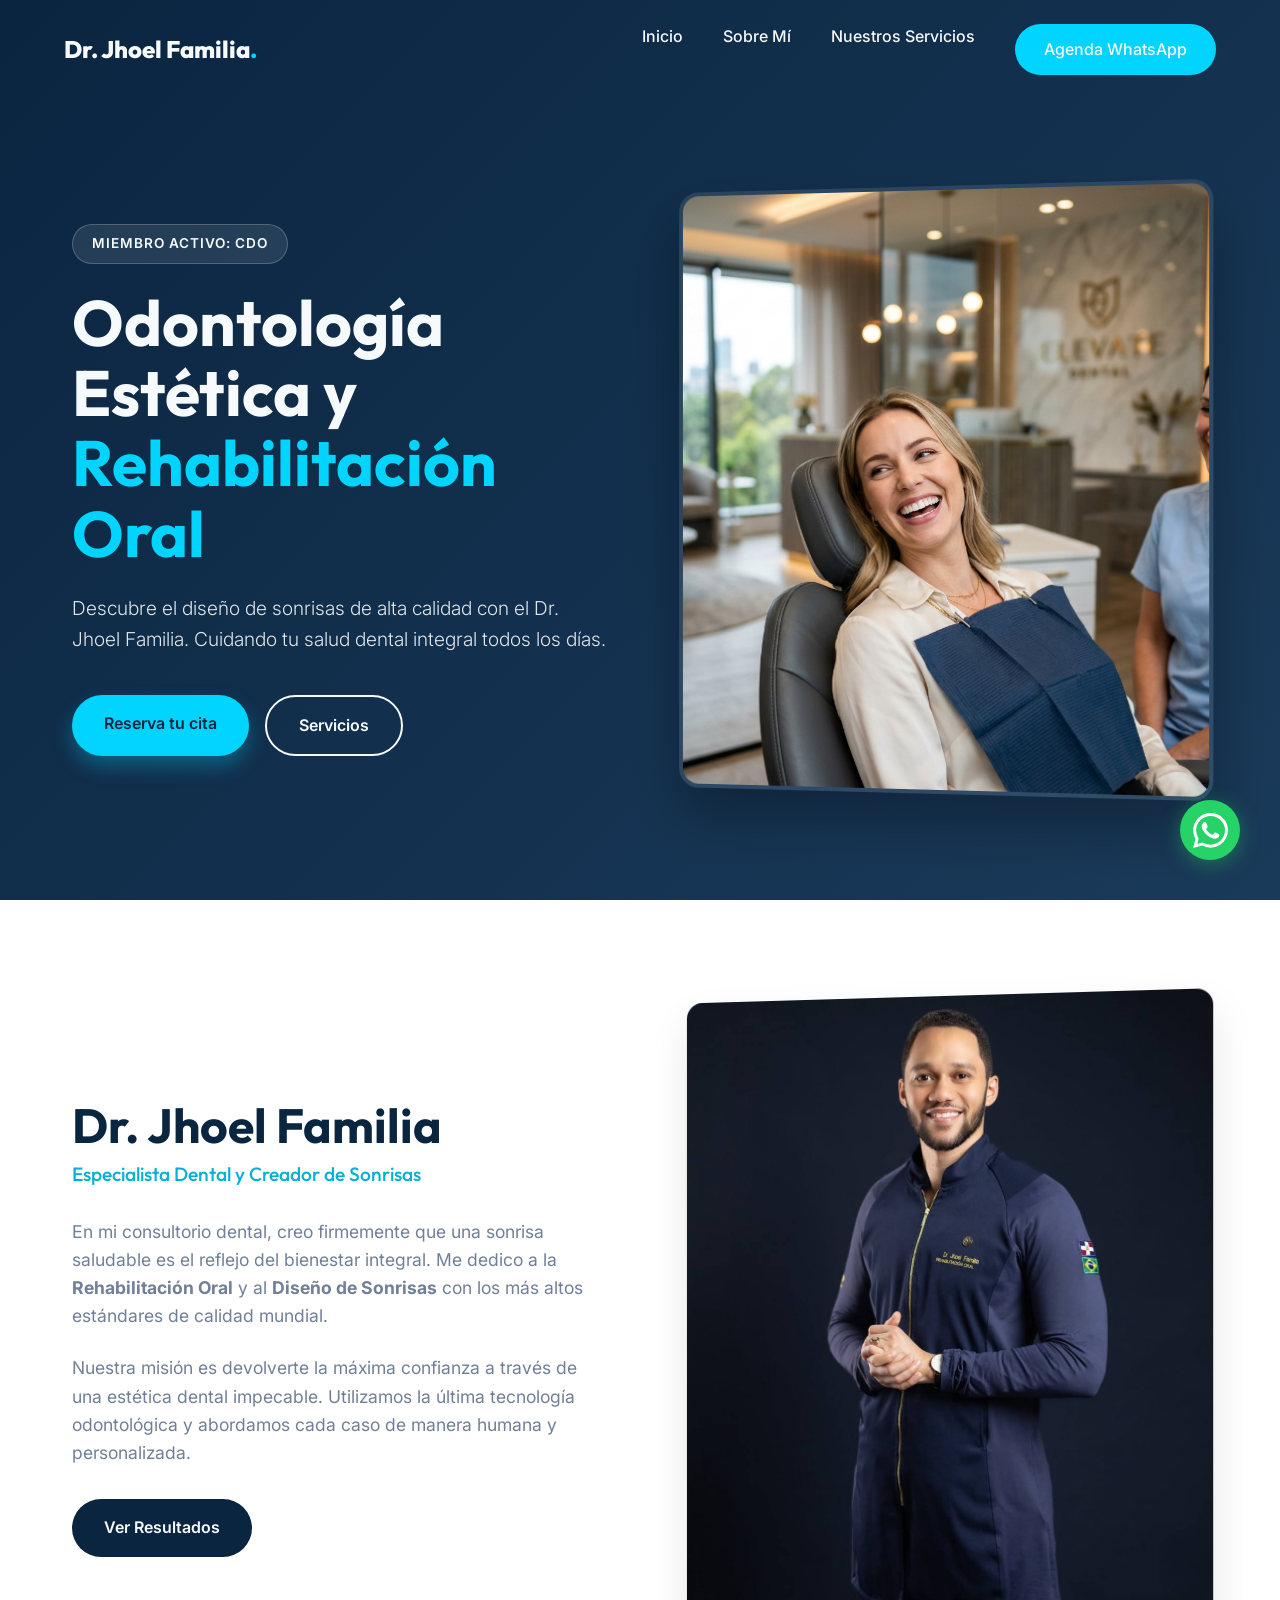
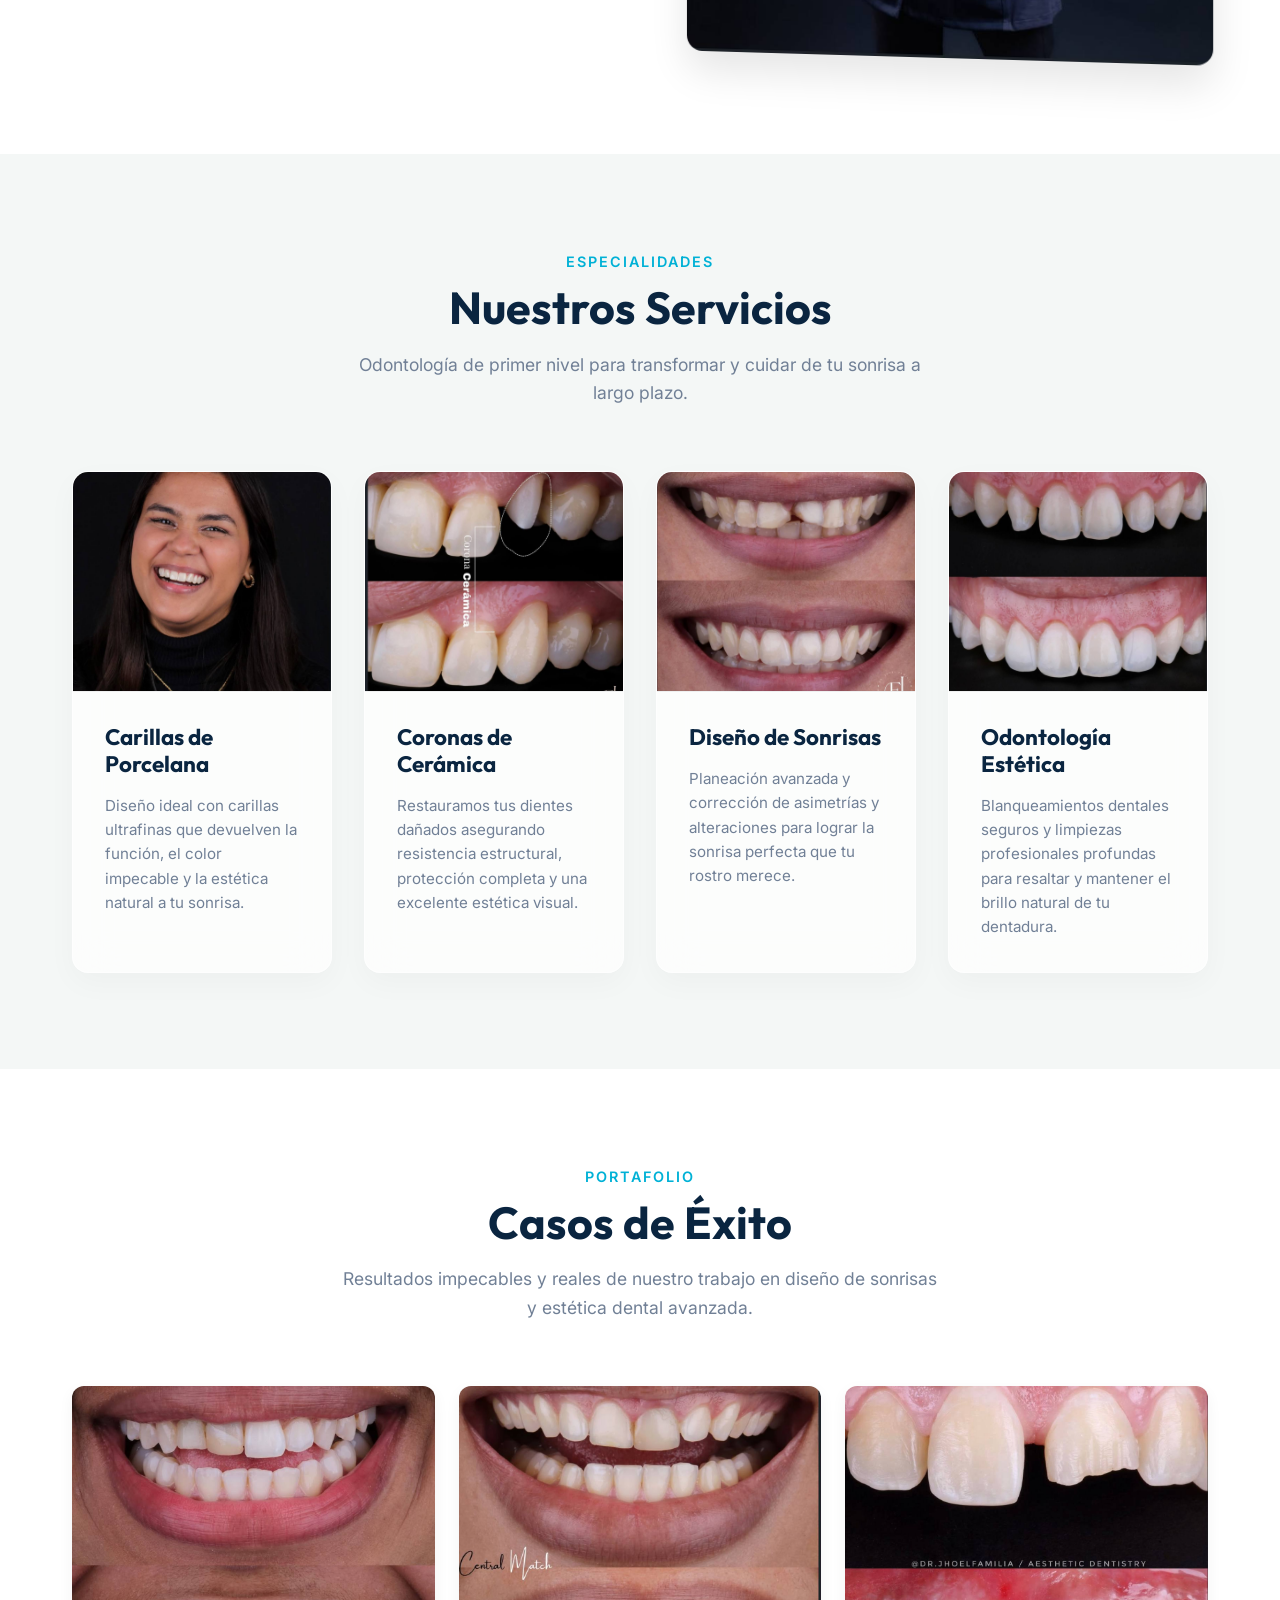
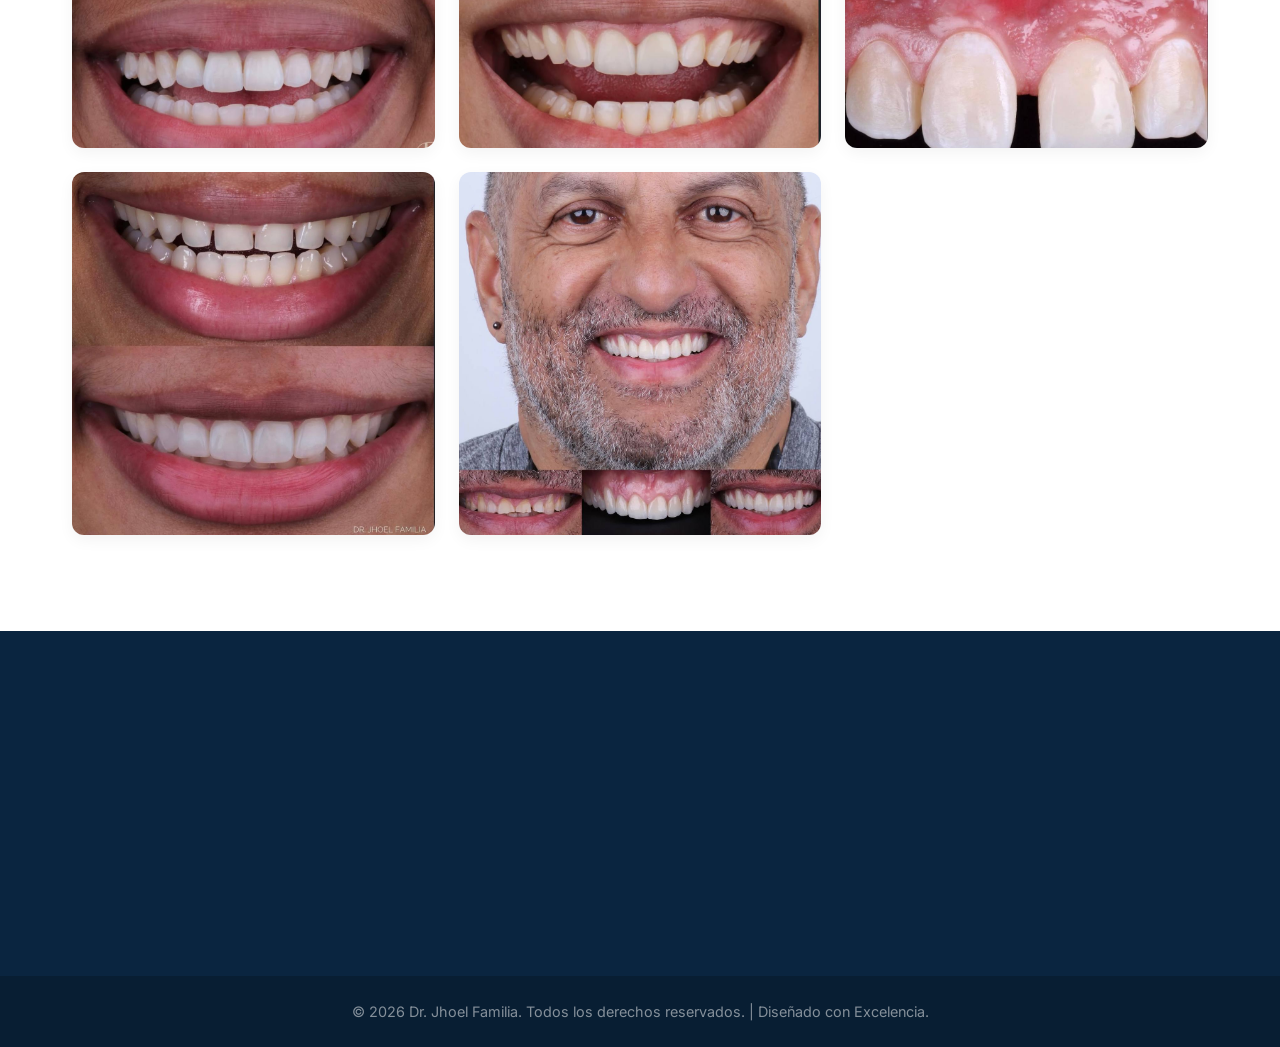
<file: index.html>
<!DOCTYPE html>
<html lang="es">
<head>
    <meta charset="UTF-8">
    <meta name="viewport" content="width=device-width, initial-scale=1.0">
    <title>Dr. Jhoel Familia | Odontología Estética y Rehabilitación Oral</title>
    <meta name="description" content="Consultorio dental especializado en Odontología Estética, Rehabilitación Oral y Diseño de Sonrisas por el Dr. Jhoel Familia. Agende su cita.">
    
    <!-- Google Fonts -->
    <link rel="preconnect" href="https://fonts.googleapis.com">
    <link rel="preconnect" href="https://fonts.gstatic.com" crossorigin>
    <link href="https://fonts.googleapis.com/css2?family=Outfit:wght@300;400;600;800&family=Inter:wght@400;500;600&display=swap" rel="stylesheet">
    
    <!-- Custom CSS -->
    <link rel="stylesheet" href="css/style.css">
</head>
<body>

    <!-- Header / Navbar -->
    <header class="navbar" id="navbar">
        <div class="logo">
            <h2>Dr. Jhoel Familia<span>.</span></h2>
        </div>
        <nav class="nav-links" id="nav-links">
            <a href="#inicio">Inicio</a>
            <a href="#sobre-mi">Sobre Mí</a>
            <a href="#servicios">Nuestros Servicios</a>
        <div class="nav-actions">
            <a href="#" id="open-booking" class="cta-button">Agenda WhatsApp</a>
            <div class="hamburger" id="hamburger">
                <span></span>
                <span></span>
                <span></span>
            </div>
        </div>
    </header>

    <section id="inicio" class="hero">
        <div class="container hero-grid">
            <div class="hero-content fade-in-up">
                <span class="badge">Miembro Activo: CDO</span>
                <h1>Odontología Estética y <span>Rehabilitación Oral</span></h1>
                <p>Descubre el diseño de sonrisas de alta calidad con el Dr. Jhoel Familia. Cuidando tu salud dental integral todos los días.</p>
                <div class="hero-actions">
                    <a href="https://wa.me/18297944272" class="btn btn-primary" target="_blank" rel="noopener noreferrer">Reserva tu cita</a>
                    <a href="#servicios" class="btn btn-outline">Servicios</a>
                </div>
            </div>
            <div class="hero-image-wrapper fade-in-up">
                <div class="hero-image-frame">
                    <img src="assets/images/hero_smile.png" alt="Diseño de Sonrisa Perfecto Dr. Familia">
                </div>
            </div>
        </div>
    </section>

    <!-- Sobre Mí Section -->
    <section id="sobre-mi" class="about section-padding">
        <div class="container animate-on-scroll">
            <div class="about-grid">
                <div class="about-text">
                    <h2>Dr. Jhoel Familia</h2>
                    <h3 class="subtitle">Especialista Dental y Creador de Sonrisas</h3>
                    <p>En mi consultorio dental, creo firmemente que una sonrisa saludable es el reflejo del bienestar integral. Me dedico a la <strong>Rehabilitación Oral</strong> y al <strong>Diseño de Sonrisas</strong> con los más altos estándares de calidad mundial.</p>
                    <p>Nuestra misión es devolverte la máxima confianza a través de una estética dental impecable. Utilizamos la última tecnología odontológica y abordamos cada caso de manera humana y personalizada.</p>
                    <div class="about-cta">
                        <a href="#galeria" class="btn btn-secondary">Ver Resultados</a>
                    </div>
                </div>
                <div class="about-image mask-image">
                    <img src="assets/images/photo_1_2026-04-15_09-52-37.jpg" alt="Dr. Jhoel Familia en su consultorio odontológico">
                </div>
            </div>
        </div>
    </section>

    <!-- Servicios Section -->
    <section id="servicios" class="services section-padding">
        <div class="container">
            <div class="section-title animate-on-scroll">
                <span class="section-badge">Especialidades</span>
                <h2>Nuestros Servicios</h2>
                <p>Odontología de primer nivel para transformar y cuidar de tu sonrisa a largo plazo.</p>
            </div>
            
            <div class="services-grid">
                <article class="service-card image-card glass-panel animate-on-scroll staggered-1">
                    <img src="assets/images/photo_7_2026-04-15_09-52-37.jpg" alt="Carillas de Porcelana" class="service-img">
                    <div class="service-content">
                        <h3>Carillas de Porcelana</h3>
                        <p>Diseño ideal con carillas ultrafinas que devuelven la función, el color impecable y la estética natural a tu sonrisa.</p>
                    </div>
                </article>

                <article class="service-card image-card glass-panel animate-on-scroll staggered-2">
                    <img src="assets/images/photo_3_2026-04-15_09-52-37.jpg" alt="Coronas de Cerámica" class="service-img">
                    <div class="service-content">
                        <h3>Coronas de Cerámica</h3>
                        <p>Restauramos tus dientes dañados asegurando resistencia estructural, protección completa y una excelente estética visual.</p>
                    </div>
                </article>

                <article class="service-card image-card glass-panel animate-on-scroll staggered-3">
                    <img src="assets/images/photo_5_2026-04-15_09-52-37.jpg" alt="Diseño de Sonrisas" class="service-img">
                    <div class="service-content">
                        <h3>Diseño de Sonrisas</h3>
                        <p>Planeación avanzada y corrección de asimetrías y alteraciones para lograr la sonrisa perfecta que tu rostro merece.</p>
                    </div>
                </article>

                <article class="service-card image-card glass-panel animate-on-scroll staggered-4">
                    <img src="assets/images/photo_6_2026-04-15_09-52-37.jpg" alt="Odontología Estética" class="service-img">
                    <div class="service-content">
                        <h3>Odontología Estética</h3>
                        <p>Blanqueamientos dentales seguros y limpiezas profesionales profundas para resaltar y mantener el brillo natural de tu dentadura.</p>
                    </div>
                </article>
            </div>
        </div>
    </section>

    <!-- Galería / Casos -->
    <section id="galeria" class="gallery section-padding">
        <div class="container">
            <div class="section-title animate-on-scroll">
                <span class="section-badge">Portafolio</span>
                <h2>Casos de Éxito</h2>
                <p>Resultados impecables y reales de nuestro trabajo en diseño de sonrisas y estética dental avanzada.</p>
            </div>
            <div class="gallery-grid">
                <div class="gallery-item animate-on-scroll"><img src="assets/images/photo_4_2026-04-15_09-52-37.jpg" alt="Caso Clínico Diseño de Sonrisa Dr. Familia" loading="lazy"></div>
                <div class="gallery-item animate-on-scroll"><img src="assets/images/photo_2_2026-04-15_09-52-37.jpg" alt="Estética Dental Antes y Después" loading="lazy"></div>
                <div class="gallery-item animate-on-scroll"><img src="assets/images/photo_1_2026-04-15_10-40-40.jpg" alt="Nuevo Caso de Estética Dental 1" loading="lazy"></div>
                <div class="gallery-item animate-on-scroll"><img src="assets/images/photo_2_2026-04-15_10-40-40.jpg" alt="Nuevo Caso de Estética Dental 2" loading="lazy"></div>
                <div class="gallery-item animate-on-scroll"><img src="assets/images/photo_3_2026-04-15_10-40-40.jpg" alt="Nuevo Caso de Estética Dental 3" loading="lazy"></div>
            </div>
        </div>
    </section>

    <!-- Footer y Contacto -->
    <footer class="footer">
        <div class="container footer-content animate-on-scroll">
            <div class="footer-brand">
                <h3>Dr. Jhoel Familia<span>.</span></h3>
                <p>Especialista en Odontología Estética, Rehabilitación Oral y Diseño de Sonrisas. Miembro Actual del CDO.</p>
            </div>
            
            <div class="footer-links">
                <h4>Enlaces Rápidos</h4>
                <ul>
                    <li><a href="#inicio">Inicio</a></li>
                    <li><a href="#sobre-mi">Perfil del Doctor</a></li>
                    <li><a href="#servicios">Nuestros Servicios</a></li>
                    <li><a href="#galeria">Casos de Éxito</a></li>
                </ul>
            </div>

            <div class="footer-contact">
                <h4>Ubicación & Contacto</h4>
                <div class="contact-item">
                    <span class="icon">📞</span>
                    <div>
                        <p>Teléfono / WhatsApp</p>
                        <a href="https://wa.me/18297944272" target="_blank" rel="noopener noreferrer">+1 (829) 794-4272</a>
                    </div>
                </div>
            </div>
        </div>
        <div class="footer-bottom">
            <p>&copy; 2026 Dr. Jhoel Familia. Todos los derechos reservados. | Diseñado con Excelencia.</p>
        </div>
    </footer>

    <!-- Botón Flotante de WhatsApp -->
    <a href="https://wa.me/18297944272" class="float-wa" target="_blank" rel="noopener noreferrer" aria-label="Escríbenos por WhatsApp">
        <svg viewBox="0 0 24 24" fill="currentColor" xmlns="http://www.w3.org/2000/svg">
            <path d="M17.472 14.382c-.297-.149-1.758-.867-2.03-.967-.273-.099-.471-.148-.67.15-.197.297-.767.966-.94 1.164-.173.199-.347.223-.644.075-.297-.15-1.255-.463-2.39-1.475-.888-.788-1.489-1.761-1.663-2.06-.173-.297-.018-.458.13-.606.134-.133.298-.347.446-.52.149-.174.198-.298.298-.497.099-.198.05-.371-.025-.52-.075-.149-.669-1.612-.916-2.207-.242-.579-.487-.5-.669-.51a12.8 12.8 0 0 0-.57-.01c-.198 0-.52.074-.792.372-.272.297-1.04 1.016-1.04 2.479 0 1.462 1.065 2.875 1.213 3.074.149.198 2.096 3.2 5.077 4.487.709.306 1.262.489 1.694.625.712.227 1.36.195 1.871.118.571-.085 1.758-.719 2.006-1.413.248-.694.248-1.289.173-1.413-.074-.124-.272-.198-.57-.347m-5.421 7.403h-.004a9.87 9.87 0 0 1-5.031-1.378l-.361-.214-3.741.982.998-3.648-.235-.374a9.86 9.86 0 0 1-1.51-5.26c.001-5.45 4.436-9.884 9.888-9.884 2.64 0 5.122 1.03 6.988 2.898a9.825 9.825 0 0 1 2.893 6.994c-.003 5.45-4.437 9.884-9.885 9.884m8.413-18.297A11.815 11.815 0 0 0 12.05 0C5.495 0 .16 5.335.157 11.892c0 2.096.547 4.142 1.588 5.945L.057 24l6.305-1.654a11.882 11.882 0 0 0 5.683 1.448h.005c6.554 0 11.89-5.335 11.893-11.893a11.821 11.821 0 0 0-3.48-8.413Z"/>
        </svg>
    </a>

    <!-- Modal de Sistema de Citas -->
    <div id="booking-modal" class="modal-overlay">
        <div class="modal-content glass-panel">
            <span class="close-modal" id="close-modal">&times;</span>
            <div class="booking-info modal-header">
                <h2>Agenda tu Cita Rapido</h2>
                <p>Completa tus datos y recibiremos tu solicitud vía WhatsApp para confirmar tu espacio de inmediato.</p>
            </div>
            <div class="booking-form-wrapper modal-body">
                <form id="appointment-form" class="appointment-form">
                    <div class="form-group">
                        <label for="name">Nombre Completo</label>
                        <input type="text" id="name" name="name" required placeholder="Ingresa tu nombre completo">
                    </div>
                    <div class="form-group">
                        <label for="phone">Teléfono / WhatsApp</label>
                        <input type="tel" id="phone" name="phone" required placeholder="+1 (829) 000-0000">
                    </div>
                    <div class="form-group">
                        <label for="service">Servicio de Interés</label>
                        <select id="service" name="service" required>
                            <option value="" disabled selected>Selecciona un servicio...</option>
                            <option value="Carillas de Porcelana">Carillas de Porcelana</option>
                            <option value="Coronas de Cerámica">Coronas de Cerámica</option>
                            <option value="Diseño de Sonrisas">Diseño de Sonrisas</option>
                            <option value="Odontología General (Limpieza)">Odontología General (Limpiezas)</option>
                            <option value="Consulta Inicial (Valoración)">Consulta Inicial</option>
                        </select>
                    </div>
                    <div class="form-row">
                        <div class="form-group">
                            <label for="date">Fecha Preferida</label>
                            <input type="date" id="date" name="date" required>
                        </div>
                        <div class="form-group">
                            <label for="time">Hora</label>
                            <input type="time" id="time" name="time" required>
                        </div>
                    </div>
                    <button type="submit" class="btn btn-primary w-100">Confirmar Cita Automática</button>
                </form>
            </div>
        </div>
    </div>

    <script src="js/main.js"></script>
</body>
</html>
</file>
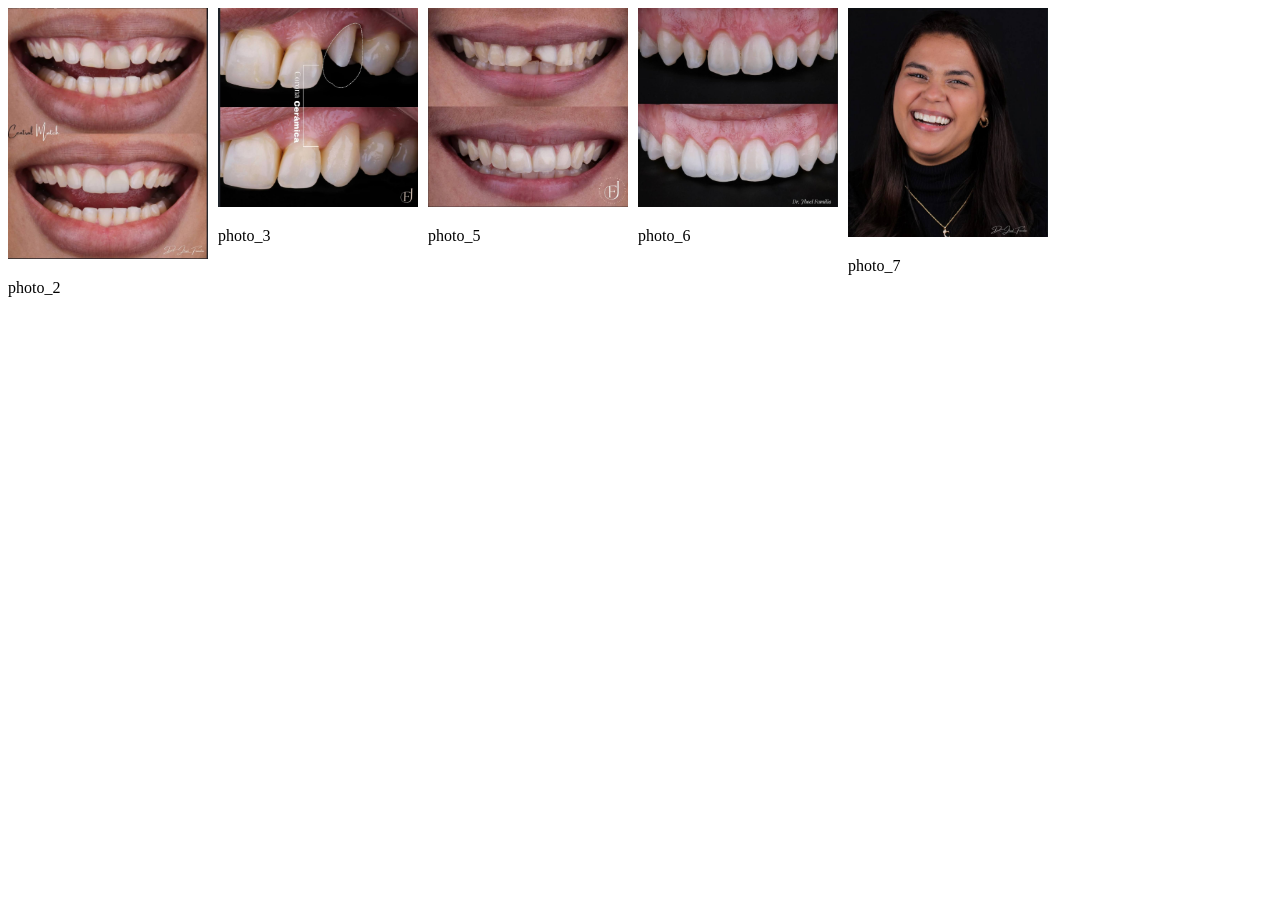
<file: test.html>
<!DOCTYPE html>
<html>
<body>
    <div style="display: flex; flex-wrap: wrap; gap: 10px;">
        <div><img src="assets/images/photo_2_2026-04-15_09-52-37.jpg" width="200"><p>photo_2</p></div>
        <div><img src="assets/images/photo_3_2026-04-15_09-52-37.jpg" width="200"><p>photo_3</p></div>
        <div><img src="assets/images/photo_5_2026-04-15_09-52-37.jpg" width="200"><p>photo_5</p></div>
        <div><img src="assets/images/photo_6_2026-04-15_09-52-37.jpg" width="200"><p>photo_6</p></div>
        <div><img src="assets/images/photo_7_2026-04-15_09-52-37.jpg" width="200"><p>photo_7</p></div>
    </div>
</body>
</html>
</file>
<file: css/style.css>
/* --- VARIABLES --- */
:root {
    /* Color Palette */
    --color-primary: #0A2540; /* Deep Navy */
    --color-primary-light: #1A3A5A;
    --color-accent: #00D4FF; /* Vibrant Cyan */
    --color-accent-hover: #00B1D6;
    --color-gold: #D4AF37;
    
    --color-bg-main: #FFFFFF;
    --color-bg-alt: #F4F7F6;
    
    --text-main: #2D3748;
    --text-muted: #718096;
    --text-light: #F7FAFC;

    /* Typography */
    --font-heading: 'Outfit', sans-serif;
    --font-body: 'Inter', sans-serif;

    /* UI Layout */
    --max-width: 1200px;
    --border-radius: 16px;
    --transition: all 0.4s cubic-bezier(0.25, 1, 0.5, 1);
}

/* --- RESET & GLOBAL --- */
* {
    margin: 0;
    padding: 0;
    box-sizing: border-box;
}

html {
    scroll-behavior: smooth;
    scroll-padding-top: 80px; /* Accounts for fixed header */
}

body {
    font-family: var(--font-body);
    color: var(--text-main);
    background-color: var(--color-bg-main);
    line-height: 1.6;
    overflow-x: hidden;
}

/* Typography elements */
h1, h2, h3, h4, h5, h6 {
    font-family: var(--font-heading);
    color: var(--color-primary);
    line-height: 1.2;
}

a {
    text-decoration: none;
    color: inherit;
    transition: var(--transition);
}

img {
    max-width: 100%;
    height: auto;
    display: block;
}

.container {
    max-width: var(--max-width);
    margin: 0 auto;
    padding: 0 2rem;
}

.section-padding {
    padding: 6rem 0;
}

/* --- BUTTONS --- */
.btn {
    display: inline-block;
    padding: 1rem 2rem;
    border-radius: 50px;
    font-weight: 600;
    font-size: 1rem;
    cursor: pointer;
    text-align: center;
    border: none;
    transition: var(--transition);
}

.btn-primary {
    background-color: var(--color-accent);
    color: var(--color-primary);
    box-shadow: 0 10px 20px rgba(0, 212, 255, 0.3);
}

.btn-primary:hover {
    background-color: var(--color-accent-hover);
    transform: translateY(-3px);
    box-shadow: 0 15px 25px rgba(0, 212, 255, 0.4);
}

.btn-secondary {
    background-color: var(--color-primary);
    color: var(--text-light);
}

.btn-secondary:hover {
    background-color: var(--color-primary-light);
    transform: translateY(-3px);
}

.btn-outline {
    background-color: transparent;
    color: var(--text-light);
    border: 2px solid var(--text-light);
}

.btn-outline:hover {
    background-color: var(--text-light);
    color: var(--color-primary);
    transform: translateY(-3px);
}

/* --- NAVBAR --- */
.navbar {
    position: fixed;
    top: 0;
    left: 0;
    width: 100%;
    padding: 1.5rem 5%;
    display: flex;
    justify-content: space-between;
    align-items: center;
    z-index: 1000;
    transition: var(--transition);
}

.navbar.scrolled {
    background: rgba(255, 255, 255, 0.95);
    backdrop-filter: blur(10px);
    padding: 1rem 5%;
    box-shadow: 0 4px 30px rgba(0, 0, 0, 0.05);
}

.navbar .logo h2 {
    font-size: 1.5rem;
    font-weight: 800;
    color: var(--text-light);
    transition: var(--transition);
}

.navbar.scrolled .logo h2 {
    color: var(--color-primary);
}

.navbar .logo span {
    color: var(--color-accent);
}

.nav-links {
    display: flex;
    gap: 2.5rem;
}

.nav-links a {
    color: var(--text-light);
    font-weight: 500;
    font-size: 1rem;
    position: relative;
    transition: var(--transition);
}

.navbar.scrolled .nav-links a {
    color: var(--text-main);
}

.nav-links a::after {
    content: '';
    position: absolute;
    width: 0;
    height: 2px;
    bottom: -5px;
    left: 0;
    background-color: var(--color-accent);
    transition: var(--transition);
}

.nav-links a:hover::after {
    width: 100%;
}

.nav-actions {
    display: flex;
    align-items: center;
    gap: 1.5rem;
}

.cta-button {
    padding: 0.8rem 1.8rem;
    background-color: var(--color-accent);
    color: var(--color-primary);
    font-weight: 600;
    border-radius: 50px;
}

.cta-button:hover {
    background-color: var(--color-accent-hover);
    transform: scale(1.05);
}

.hamburger {
    display: none;
    flex-direction: column;
    cursor: pointer;
    gap: 6px;
}

.hamburger span {
    width: 25px;
    height: 3px;
    background-color: var(--text-light);
    transition: 0.3s;
}

.navbar.scrolled .hamburger span {
    background-color: var(--color-primary);
}

/* --- HERO SECTION --- */
.hero {
    position: relative;
    min-height: 100vh;
    display: flex;
    align-items: center;
    background: linear-gradient(135deg, var(--color-primary) 0%, var(--color-primary-light) 100%);
    padding-top: 80px;
    overflow: hidden;
}

.hero-grid {
    display: grid;
    grid-template-columns: 1fr 1fr;
    gap: 4rem;
    align-items: center;
}

.hero-content {
    color: var(--text-light);
    max-width: 600px;
    z-index: 1;
}

.hero .badge {
    display: inline-block;
    padding: 0.5rem 1.2rem;
    background: rgba(255, 255, 255, 0.1);
    backdrop-filter: blur(10px);
    border: 1px solid rgba(255, 255, 255, 0.2);
    border-radius: 30px;
    font-size: 0.85rem;
    font-weight: 600;
    letter-spacing: 1px;
    text-transform: uppercase;
    margin-bottom: 1.5rem;
    color: var(--text-light);
}

.hero h1 {
    font-size: 4rem;
    color: var(--text-light);
    margin-bottom: 1.5rem;
    line-height: 1.1;
}

.hero h1 span {
    color: var(--color-accent);
}

.hero p {
    font-size: 1.2rem;
    font-weight: 300;
    margin-bottom: 2.5rem;
    opacity: 0.9;
}

.hero-actions {
    display: flex;
    gap: 1rem;
}

.hero-image-wrapper {
    position: relative;
    z-index: 1;
}

.hero-image-frame {
    position: relative;
    border-radius: 20px;
    overflow: hidden;
    box-shadow: 0 30px 60px rgba(0,0,0,0.3);
    transform: perspective(1000px) rotateY(-5deg);
    transition: var(--transition); border: 4px solid rgba(255,255,255,0.1);
}

.hero-image-frame img {
    height: 600px;
    width: 100%;
    object-fit: cover;
}


/* --- ABOUT SECTION --- */
.about {
    background-color: var(--color-bg-main);
}

.about-grid {
    display: grid;
    grid-template-columns: 1fr 1fr;
    gap: 5rem;
    align-items: center;
}

.about-text h2 {
    font-size: 3rem;
    margin-bottom: 0.5rem;
}

.about-text .subtitle {
    color: var(--color-accent-hover);
    font-size: 1.2rem;
    margin-bottom: 2rem;
    font-weight: 500;
}

.about-text p {
    margin-bottom: 1.5rem;
    font-size: 1.1rem;
    color: var(--text-muted);
}

.about-cta {
    margin-top: 2rem;
}

.about-image {
    position: relative;
    border-radius: var(--border-radius);
    overflow: hidden;
    box-shadow: 0 20px 40px rgba(0, 0, 0, 0.1);
    transform: perspective(1000px) rotateY(-5deg);
    transition: var(--transition);
}

.about-image:hover {
    transform: perspective(1000px) rotateY(0deg) scale(1.02);
}

/* --- SERVICES SECTION --- */
.services {
    background-color: var(--color-bg-alt);
    position: relative;
}

.section-title {
    text-align: center;
    margin-bottom: 4rem;
}

.section-badge {
    color: var(--color-accent-hover);
    font-weight: 600;
    text-transform: uppercase;
    letter-spacing: 2px;
    font-size: 0.9rem;
    display: block;
    margin-bottom: 0.5rem;
}

.section-title h2 {
    font-size: 2.8rem;
    margin-bottom: 1rem;
}

.section-title p {
    color: var(--text-muted);
    font-size: 1.1rem;
    max-width: 600px;
    margin: 0 auto;
}

.services-grid {
    display: grid;
    grid-template-columns: repeat(auto-fit, minmax(250px, 1fr));
    gap: 2rem;
}

.service-card {
    background: rgba(255, 255, 255, 0.7);
    backdrop-filter: blur(20px);
    border: 1px solid rgba(255, 255, 255, 0.5);
    border-radius: var(--border-radius);
    transition: var(--transition);
    box-shadow: 0 10px 30px rgba(0, 0, 0, 0.03);
    overflow: hidden;
    display: flex;
    flex-direction: column;
}

.service-content {
    padding: 2rem;
    flex-grow: 1;
}

.service-img {
    width: 100%;
    height: 220px;
    object-fit: cover;
    border-bottom: 1px solid rgba(0,0,0,0.05);
}

.service-card:hover {
    transform: translateY(-10px);
    box-shadow: 0 20px 40px rgba(0, 0, 0, 0.08);
    background: #ffffff;
    border-bottom: 4px solid var(--color-accent);
}

.service-card .icon {
    font-size: 3rem;
    margin-bottom: 1.5rem;
}

.service-card h3 {
    font-size: 1.4rem;
    margin-bottom: 1rem;
}

.service-card p {
    color: var(--text-muted);
    font-size: 0.95rem;
}

/* --- MODAL BOOKING SECTION --- */
.modal-overlay {
    position: fixed;
    top: 0;
    left: 0;
    width: 100%;
    height: 100vh;
    background: rgba(10, 37, 64, 0.8);
    backdrop-filter: blur(5px);
    z-index: 2000;
    display: flex;
    align-items: center;
    justify-content: center;
    opacity: 0;
    visibility: hidden;
    transition: var(--transition);
}

.modal-overlay.active {
    opacity: 1;
    visibility: visible;
}

.modal-content {
    background: #fff;
    padding: 3rem;
    border-radius: var(--border-radius);
    max-width: 600px;
    width: 90%;
    position: relative;
    transform: translateY(20px);
    transition: var(--transition);
    max-height: 90vh;
    overflow-y: auto;
    box-shadow: 0 20px 40px rgba(0, 0, 0, 0.2);
}

.modal-overlay.active .modal-content {
    transform: translateY(0);
}

.close-modal {
    position: absolute;
    top: 15px;
    right: 20px;
    font-size: 2rem;
    cursor: pointer;
    color: var(--text-muted);
    transition: var(--transition);
}

.close-modal:hover {
    color: var(--color-accent-hover);
}

.modal-header h2 {
    color: var(--color-primary);
    font-size: 2rem;
    margin-bottom: 0.5rem;
}

.modal-header p {
    color: var(--text-muted);
    font-size: 1rem;
    margin-bottom: 2rem;
}

.appointment-form .form-group {
    margin-bottom: 1.5rem;
}

.appointment-form label {
    display: block;
    color: var(--text-main);
    font-size: 0.9rem;
    font-weight: 600;
    margin-bottom: 0.5rem;
}

.appointment-form input,
.appointment-form select {
    width: 100%;
    padding: 1rem;
    border: 1px solid rgba(0,0,0,0.1);
    border-radius: 8px;
    font-family: var(--font-body);
    font-size: 1rem;
    transition: var(--transition);
    background-color: var(--color-bg-alt);
    color: var(--text-main);
}

.appointment-form input:focus,
.appointment-form select:focus {
    outline: none;
    border-color: var(--color-accent);
    box-shadow: 0 0 0 3px rgba(0, 212, 255, 0.2);
}

.form-row {
    display: flex;
    gap: 1rem;
}

.form-row .form-group {
    flex: 1;
}

.w-100 {
    width: 100%;
}

/* --- GALLERY SECTION --- */
.gallery {
    background-color: var(--color-bg-main);
}

.gallery-grid {
    display: grid;
    grid-template-columns: repeat(auto-fill, minmax(300px, 1fr));
    gap: 1.5rem;
}

.gallery-item {
    position: relative;
    border-radius: 12px;
    overflow: hidden;
    cursor: pointer;
    box-shadow: 0 5px 15px rgba(0,0,0,0.05);
}

.gallery-item::before {
    content: '';
    display: block;
    padding-top: 100%; /* 1:1 Aspect Ratio */
}

.gallery-item img {
    position: absolute;
    top: 0;
    left: 0;
    width: 100%;
    height: 100%;
    object-fit: cover;
    transition: transform 0.6s cubic-bezier(0.25, 1, 0.5, 1);
}

.gallery-item:hover img {
    transform: scale(1.08);
}

/* --- FOOTER --- */
.footer {
    background-color: var(--color-primary);
    color: var(--text-light);
    padding: 5rem 0 0 0;
}

.footer-content {
    display: grid;
    grid-template-columns: 2fr 1fr 1fr;
    gap: 4rem;
    margin-bottom: 4rem;
}

.footer-brand h3 {
    color: var(--text-light);
    font-size: 2rem;
    margin-bottom: 1rem;
}

.footer-brand h3 span {
    color: var(--color-accent);
}

.footer-brand p {
    color: rgba(255, 255, 255, 0.7);
    max-width: 350px;
}

.footer-links h4, .footer-contact h4 {
    color: var(--text-light);
    font-size: 1.2rem;
    margin-bottom: 1.5rem;
    position: relative;
}

.footer-links ul {
    list-style: none;
}

.footer-links li {
    margin-bottom: 0.8rem;
}

.footer-links a {
    color: rgba(255, 255, 255, 0.7);
}

.footer-links a:hover {
    color: var(--color-accent);
    padding-left: 5px;
}

.contact-item {
    display: flex;
    gap: 1rem;
    align-items: flex-start;
    color: rgba(255, 255, 255, 0.7);
}

.contact-item .icon {
    font-size: 1.2rem;
}

.contact-item a {
    color: var(--text-light);
    font-size: 1.2rem;
    font-weight: 600;
}

.contact-item a:hover {
    color: var(--color-accent);
}

.footer-bottom {
    background-color: rgba(0, 0, 0, 0.2);
    text-align: center;
    padding: 1.5rem 0;
    color: rgba(255, 255, 255, 0.5);
    font-size: 0.9rem;
}

/* --- FLOATING WHATSAPP --- */
.float-wa {
    position: fixed;
    width: 60px;
    height: 60px;
    bottom: 40px;
    right: 40px;
    background-color: #25d366;
    color: #FFF;
    border-radius: 50px;
    text-align: center;
    font-size: 30px;
    box-shadow: 0px 4px 20px rgba(37, 211, 102, 0.4);
    z-index: 100;
    display: flex;
    align-items: center;
    justify-content: center;
    transition: var(--transition);
    animation: bounce 2s infinite;
}

.float-wa svg {
    width: 35px;
    height: 35px;
}

.float-wa:hover {
    background-color: #128C7E;
    transform: scale(1.1);
    animation: none;
}

@keyframes bounce {
    0%, 20%, 50%, 80%, 100% {transform: translateY(0);}
    40% {transform: translateY(-10px);}
    60% {transform: translateY(-5px);}
}

/* --- ANIMATIONS --- */
.fade-in-up {
    animation: fadeInUp 1s cubic-bezier(0.25, 1, 0.5, 1) forwards;
}

@keyframes fadeInUp {
    from { opacity: 0; transform: translateY(40px); }
    to { opacity: 1; transform: translateY(0); }
}

.animate-on-scroll {
    opacity: 0;
    transform: translateY(40px);
    transition: opacity 0.8s ease-out, transform 0.8s ease-out;
}

.animate-on-scroll.is-visible {
    opacity: 1;
    transform: translateY(0);
}

.delay-1 { transition-delay: 0.1s; }
.delay-2 { transition-delay: 0.2s; }
.delay-3 { transition-delay: 0.3s; }
.delay-4 { transition-delay: 0.4s; }

/* --- RESPONSIVE DESIGN --- */
@media screen and (max-width: 992px) {
    .hero-grid { grid-template-columns: 1fr; gap: 2rem; }
    .hero-image-frame img { height: 400px; }
    .about-grid { grid-template-columns: 1fr; }
    .booking-container { grid-template-columns: 1fr; padding: 2rem; }
    .footer-content { grid-template-columns: 1fr 1fr; gap: 2rem; }
    .hero h1 { font-size: 3rem; }
}

@media screen and (max-width: 768px) {
    .nav-links, .nav-actions .cta-button { display: none; }
    .hamburger { display: flex; }
    
    .nav-links.active {
        display: flex;
        flex-direction: column;
        position: absolute;
        top: 100%;
        left: 0;
        width: 100%;
        background-color: var(--color-primary);
        padding: 2rem;
        text-align: center;
    }

    .nav-links.active a { color: var(--text-light); }
    
    .hero h1 { font-size: 2.5rem; }
    .hero-actions { flex-direction: column; }
    .footer-content { grid-template-columns: 1fr; text-align: center; }
    .contact-item { justify-content: center; }
}
</file>
